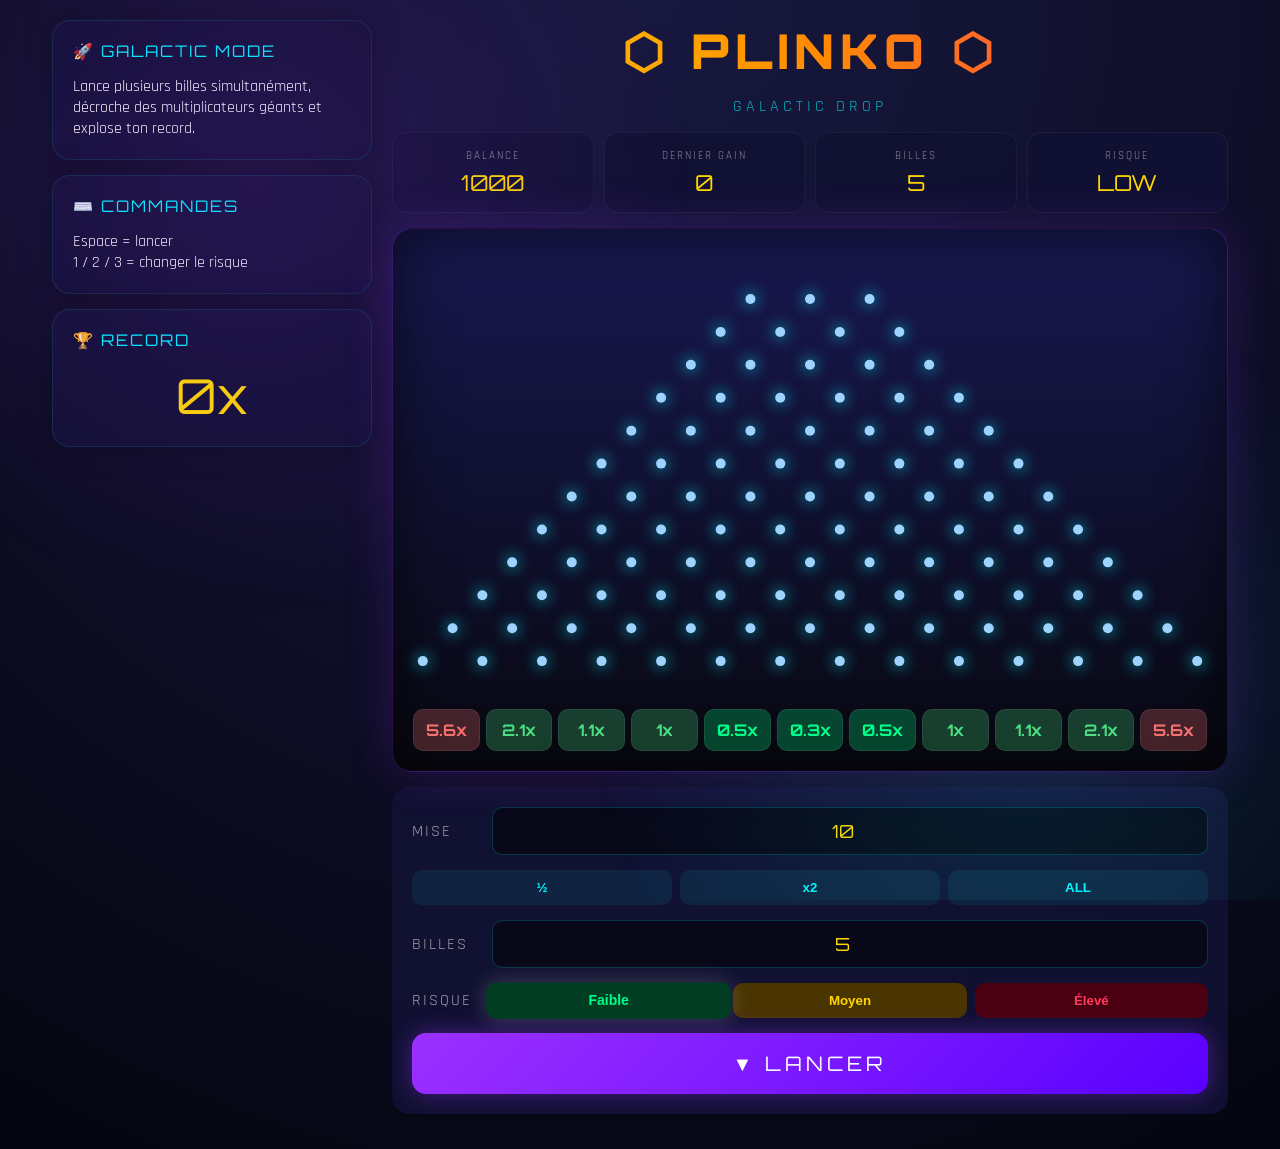
<file: app/game1.html>
<!DOCTYPE html>
<html lang="fr">
<head>
<meta charset="UTF-8">
<meta name="viewport" content="width=device-width, initial-scale=1.0">
<title>GALACTIC PLINKO PRO V2</title>

<link href="https://fonts.googleapis.com/css2?family=Orbitron:wght@400;700;900&family=Rajdhani:wght@400;600;700&display=swap" rel="stylesheet">

<style>

:root{
  --gold:#FFD700;
  --cyan:#00F5FF;
  --purple:#9B30FF;
  --dark:#050510;
  --panel:#111133;
  --green:#00FF88;
  --red:#FF3A5C;
}

*{
  margin:0;
  padding:0;
  box-sizing:border-box;
}

body{
  background:
  radial-gradient(circle at top,#181840,#050510);
  font-family:'Rajdhani',sans-serif;
  color:white;
  min-height:100vh;
  overflow-x:hidden;
}

body::before{
  content:'';
  position:fixed;
  inset:0;
  background:
  radial-gradient(circle at 20% 20%,rgba(155,48,255,.15),transparent 35%),
  radial-gradient(circle at 80% 80%,rgba(0,245,255,.1),transparent 35%);
  pointer-events:none;
}

#app{
  width:min(1500px,95vw);
  margin:auto;
  padding:20px;
  display:grid;
  grid-template-columns:320px 1fr;
  gap:20px;
}

.side-panel{
  display:flex;
  flex-direction:column;
  gap:15px;
}

.panel{
  background:rgba(17,17,51,.95);
  border:1px solid rgba(0,245,255,.12);
  border-radius:18px;
  padding:20px;
  box-shadow:0 0 30px rgba(0,0,0,.35);
}

.panel-title{
  color:var(--cyan);
  font-family:'Orbitron';
  letter-spacing:2px;
  margin-bottom:15px;
}

.main{
  display:flex;
  flex-direction:column;
  gap:15px;
}

.logo{
  text-align:center;
  font-family:'Orbitron';
  font-size:48px;
  font-weight:900;
  letter-spacing:6px;
  background:linear-gradient(90deg,#FFD700,#FF8C00,#FF3A5C);
  -webkit-background-clip:text;
  -webkit-text-fill-color:transparent;
}

.tagline{
  text-align:center;
  color:var(--cyan);
  letter-spacing:4px;
  opacity:.7;
}

.stats{
  display:grid;
  grid-template-columns:repeat(4,1fr);
  gap:10px;
}

.stat{
  background:rgba(17,17,51,.95);
  border-radius:14px;
  padding:16px;
  text-align:center;
  border:1px solid rgba(255,255,255,.05);
}

.stat-label{
  font-size:11px;
  letter-spacing:2px;
  opacity:.5;
  text-transform:uppercase;
}

.stat-value{
  margin-top:6px;
  font-size:22px;
  font-family:'Orbitron';
  color:var(--gold);
}

.canvas-wrap{
  position:relative;
  border-radius:20px;
  overflow:hidden;
  background:linear-gradient(180deg,#181850,#080810);
  border:1px solid rgba(155,48,255,.2);
  box-shadow:
  0 0 50px rgba(155,48,255,.2),
  inset 0 0 60px rgba(0,0,0,.6);
}

canvas{
  display:block;
  width:100%;
}

.controls{
  background:rgba(17,17,51,.95);
  border-radius:18px;
  padding:20px;
  display:flex;
  flex-direction:column;
  gap:15px;
}

.row{
  display:flex;
  gap:10px;
  align-items:center;
}

.label{
  min-width:70px;
  text-transform:uppercase;
  letter-spacing:2px;
  opacity:.6;
}

input{
  flex:1;
  background:#080818;
  border:1px solid rgba(0,245,255,.2);
  border-radius:10px;
  color:var(--gold);
  padding:12px;
  font-size:18px;
  font-family:'Orbitron';
  text-align:center;
}

.quick{
  display:flex;
  gap:8px;
}

.quick button,
.risk button{
  flex:1;
  border:none;
  border-radius:10px;
  padding:10px;
  cursor:pointer;
  font-weight:bold;
  transition:.2s;
}

.quick button{
  background:rgba(0,245,255,.08);
  color:var(--cyan);
}

.quick button:hover{
  transform:translateY(-2px);
}

.risk{
  display:flex;
  gap:8px;
  flex:1;
}

.low{background:#003d22;color:#00FF88;}
.med{background:#4a3400;color:#FFD700;}
.high{background:#4a0010;color:#FF3A5C;}

.active{
  transform:scale(1.05);
  box-shadow:0 0 20px rgba(255,255,255,.2);
}

.launch{
  border:none;
  border-radius:14px;
  padding:18px;
  background:linear-gradient(135deg,#9B30FF,#5a00ff);
  color:white;
  font-family:'Orbitron';
  font-size:20px;
  letter-spacing:4px;
  cursor:pointer;
  box-shadow:0 0 25px rgba(155,48,255,.4);
  transition:.2s;
}

.launch:hover{
  transform:translateY(-3px);
}

.history{
  display:flex;
  gap:8px;
  overflow:auto;
}

.hist{
  padding:8px 12px;
  border-radius:8px;
  font-family:'Orbitron';
  flex-shrink:0;
}

.win{
  background:rgba(0,255,136,.15);
  color:var(--green);
}

.loss{
  background:rgba(255,58,92,.15);
  color:var(--red);
}

.result-screen{
  position:absolute;
  inset:0;
  display:flex;
  align-items:center;
  justify-content:center;
  flex-direction:column;
  background:rgba(0,0,0,.6);
  backdrop-filter:blur(8px);
  z-index:20;
  opacity:0;
  pointer-events:none;
  transition:.3s;
}

.result-screen.show{
  opacity:1;
}

.result-title{
  font-family:'Orbitron';
  font-size:52px;
  color:var(--gold);
  text-shadow:0 0 20px var(--gold);
}

.result-amount{
  margin-top:10px;
  font-size:34px;
  color:var(--green);
  font-family:'Orbitron';
}

.multipliers{
  position:absolute;
  bottom:20px;
  left:0;
  width:100%;
  display:flex;
  justify-content:center;
  gap:6px;
  z-index:5;
}

.mult{
  width:8%;
  min-width:50px;
  text-align:center;
  padding:10px 0;
  border-radius:10px;
  font-family:'Orbitron';
  font-weight:bold;
  border:1px solid rgba(255,255,255,.08);
  backdrop-filter:blur(6px);
}

.m0{background:#00FF8840;color:#00FF88;}
.m1{background:#4ade8040;color:#4ade80;}
.m2{background:#fde68a40;color:#fde68a;}
.m3{background:#f8717140;color:#f87171;}
.m4{background:#dc262640;color:#ff4444;}

@media(max-width:900px){

  #app{
    grid-template-columns:1fr;
    padding:12px;
  }

  .stats{
    grid-template-columns:repeat(2,1fr);
  }

  .logo{
    font-size:34px;
  }

  .result-title{
    font-size:36px;
  }

}

</style>
</head>
<body>

<div id="app">

<div class="side-panel">

<div class="panel">
<div class="panel-title">🚀 GALACTIC MODE</div>
<div>
Lance plusieurs billes simultanément, décroche des multiplicateurs géants et explose ton record.
</div>
</div>

<div class="panel">
<div class="panel-title">⌨️ COMMANDES</div>
<div>Espace = lancer</div>
<div>1 / 2 / 3 = changer le risque</div>
</div>

<div class="panel">
<div class="panel-title">🏆 RECORD</div>
<div id="bestMulti" style="font-size:48px;text-align:center;font-family:Orbitron;color:#FFD700;">0x</div>
</div>

</div>

<div class="main">

<div class="logo">⬡ PLINKO ⬡</div>
<div class="tagline">GALACTIC DROP</div>

<div class="stats">

<div class="stat">
<div class="stat-label">Balance</div>
<div class="stat-value" id="balance">1000</div>
</div>

<div class="stat">
<div class="stat-label">Dernier gain</div>
<div class="stat-value" id="lastWin">0</div>
</div>

<div class="stat">
<div class="stat-label">Billes</div>
<div class="stat-value" id="ballCount">5</div>
</div>

<div class="stat">
<div class="stat-label">Risque</div>
<div class="stat-value" id="riskLabel">LOW</div>
</div>

</div>

<div class="canvas-wrap">

<canvas id="game"></canvas>

<div class="multipliers" id="multipliers"></div>

<div class="result-screen" id="resultScreen">
<div class="result-title" id="resultTitle">VICTOIRE</div>
<div class="result-amount" id="resultAmount">+500</div>
</div>

</div>

<div class="controls">

<div class="row">
<div class="label">Mise</div>
<input type="number" id="bet" value="10">
</div>

<div class="quick">
<button onclick="quick(.5)">½</button>
<button onclick="quick(2)">x2</button>
<button onclick="allIn()">ALL</button>
</div>

<div class="row">
<div class="label">Billes</div>
<input type="number" id="multiBalls" value="5" min="1" max="50">
</div>

<div class="row">
<div class="label">Risque</div>
<div class="risk">
<button class="low active" onclick="setRisk('low',this)">Faible</button>
<button class="med" onclick="setRisk('med',this)">Moyen</button>
<button class="high" onclick="setRisk('high',this)">Élevé</button>
</div>
</div>

<button class="launch" onclick="launchMulti()">▼ LANCER</button>

</div>

<div class="history" id="history"></div>

</div>

</div>

<script>

const canvas = document.getElementById('game');
const ctx = canvas.getContext('2d');

let W,H;

function resize(){

  W = canvas.parentElement.clientWidth;

  H = window.innerWidth > 900
  ? W * .65
  : W * 1.1;

  canvas.width = W;
  canvas.height = H;

  buildBoard();

}

window.addEventListener('resize',resize);

const rows = 12;
const ballRadius = 7;
const pegRadius = 5;

let pegs = [];
let balls = [];
let history = [];

let balance = 1000;
let risk = 'low';
let bestMultiplier = 0;

const MULTS = {
  low:[5.6,2.1,1.1,1,.5,.3,.5,1,1.1,2.1,5.6],
  med:[13,3,1.3,.7,.4,.2,.4,.7,1.3,3,13],
  high:[29,4,1.5,.3,.2,.1,.2,.3,1.5,4,29]
};

function buildBoard(){

  pegs = [];

  const top = 70;
  const gapY = (H-180)/(rows-1);

  for(let r=0;r<rows;r++){

    const cols = r+3;

    const totalWidth = (cols-1)*(W/(rows+2));

    const startX = (W-totalWidth)/2;

    for(let c=0;c<cols;c++){

      pegs.push({
        x:startX+c*(W/(rows+2)),
        y:top+r*gapY
      });

    }

  }

  drawMultipliers();

}

function drawMultipliers(){

  const container = document.getElementById('multipliers');

  const arr = MULTS[risk];

  container.innerHTML = arr.map(m=>{

    let cls='m2';

    if(m>=10) cls='m4';
    else if(m>=3) cls='m3';
    else if(m>=1) cls='m1';
    else cls='m0';

    return `<div class="mult ${cls}">${m}x</div>`;

  }).join('');

}

function draw(){

  ctx.clearRect(0,0,W,H);

  pegs.forEach(p=>{

    ctx.beginPath();
    ctx.arc(p.x,p.y,pegRadius,0,Math.PI*2);

    ctx.fillStyle='#9fd3ff';
    ctx.shadowBlur=15;
    ctx.shadowColor='#00F5FF';

    ctx.fill();

  });

  balls.forEach(b=>{

    ctx.beginPath();
    ctx.arc(b.x,b.y,ballRadius,0,Math.PI*2);

    const g = ctx.createRadialGradient(
      b.x-2,
      b.y-2,
      1,
      b.x,
      b.y,
      ballRadius
    );

    g.addColorStop(0,'white');
    g.addColorStop(.4,'#FFD700');
    g.addColorStop(1,'#FF8C00');

    ctx.fillStyle = g;

    ctx.shadowBlur = 25;
    ctx.shadowColor = '#FFD700';

    ctx.fill();

  });

}

function update(){

  balls.forEach(ball=>{

    ball.vy += .35;

    ball.x += ball.vx;
    ball.y += ball.vy;

    pegs.forEach(p=>{

      const dx = ball.x-p.x;
      const dy = ball.y-p.y;

      const dist = Math.sqrt(dx*dx+dy*dy);

      if(dist < ballRadius+pegRadius){

        playPeg();

        ball.vx += (Math.random()-.5)*2.2;
        ball.vy *= -.7;

      }

    });

    if(ball.y > H-100 && !ball.done){

      ball.done = true;

      const slots = MULTS[risk];

      const index = Math.max(
        0,
        Math.min(
          slots.length-1,
          Math.floor((ball.x/W)*slots.length)
        )
      );

      const mult = slots[index];

      const gain = Math.floor(ball.bet*mult);

      ball.result = gain;
      ball.mult = mult;

      balance += gain;

      document.getElementById('balance').textContent = balance;

      document.getElementById('lastWin').textContent = gain-ball.bet;

      if(mult > bestMultiplier){

        bestMultiplier = mult;

        document.getElementById('bestMulti').textContent = mult+'x';

      }

      addHistory(mult);

      playLand(mult);

    }

  });

  const alive = balls.filter(b=>!b.done);

  if(balls.length > 0 && alive.length === 0){

    showResults();

    balls=[];

  }

}

function loop(){

  update();
  draw();

  requestAnimationFrame(loop);

}

function launchMulti(){

  initAudio();

  const bet = parseInt(document.getElementById('bet').value);
  const count = parseInt(document.getElementById('multiBalls').value);

  if(bet <= 0) return;

  const total = bet*count;

  if(total > balance) return;

  balance -= total;

  document.getElementById('balance').textContent = balance;

  document.getElementById('ballCount').textContent = count;

  playDrop();

  for(let i=0;i<count;i++){

    setTimeout(()=>{

      balls.push({
        x:W/2+(Math.random()-.5)*50,
        y:20,
        vx:(Math.random()-.5)*2,
        vy:0,
        bet,
        done:false
      });

    },i*120);

  }

}

function showResults(){

  const screen = document.getElementById('resultScreen');

  const total = balls.reduce((a,b)=>a+b.result,0);

  const spent = balls.reduce((a,b)=>a+b.bet,0);

  const net = total-spent;

  document.getElementById('resultTitle').textContent =
  net >= 0 ? 'VICTOIRE' : 'PERDU';

  document.getElementById('resultAmount').textContent =
  (net >= 0 ? '+' : '') + net;

  document.getElementById('resultAmount').style.color =
  net >= 0 ? '#00FF88' : '#FF3A5C';

  screen.classList.add('show');

  setTimeout(()=>{
    screen.classList.remove('show');
  },2000);

}

function setRisk(r,btn){

  risk = r;

  document.querySelectorAll('.risk button')
  .forEach(b=>b.classList.remove('active'));

  btn.classList.add('active');

  document.getElementById('riskLabel').textContent = r.toUpperCase();

  drawMultipliers();

}

function quick(v){

  const el = document.getElementById('bet');

  el.value = Math.max(1,Math.floor(el.value*v));

}

function allIn(){

  const count = parseInt(document.getElementById('multiBalls').value);

  document.getElementById('bet').value = Math.floor(balance/count);

}

function addHistory(mult){

  history.unshift(mult);

  if(history.length > 20) history.pop();

  document.getElementById('history').innerHTML =
  history.map(h=>`
    <div class="hist ${h>=1?'win':'loss'}">
      ${h}x
    </div>
  `).join('');

}

resize();
loop();

// AUDIO

let audioCtx;

function initAudio(){

  if(!audioCtx){
    audioCtx = new(window.AudioContext||window.webkitAudioContext)();
  }

}

function sound(freq,time,type='sine',vol=.08){

  if(!audioCtx) return;

  const osc = audioCtx.createOscillator();
  const gain = audioCtx.createGain();

  osc.type = type;
  osc.frequency.value = freq;

  osc.connect(gain);
  gain.connect(audioCtx.destination);

  gain.gain.value = vol;

  gain.gain.exponentialRampToValueAtTime(
    .001,
    audioCtx.currentTime+time
  );

  osc.start();
  osc.stop(audioCtx.currentTime+time);

}

function playDrop(){
  sound(300,.15,'sine',.1);
}

function playPeg(){
  sound(900+Math.random()*300,.04,'triangle',.03);
}

function playLand(mult){

  if(mult >= 10){

    sound(523,.2,'square',.15);
    setTimeout(()=>sound(784,.2,'square',.12),100);
    setTimeout(()=>sound(1047,.3,'square',.15),200);

  }
  else if(mult >= 3){

    sound(500,.15,'triangle',.1);
    setTimeout(()=>sound(700,.15,'triangle',.08),80);

  }
  else{

    sound(320,.08,'sine',.05);

  }

}

// KEYBOARD

document.addEventListener('keydown',e=>{

  if(e.code === 'Space'){
    e.preventDefault();
    launchMulti();
  }

  if(e.key === '1') document.querySelector('.low').click();
  if(e.key === '2') document.querySelector('.med').click();
  if(e.key === '3') document.querySelector('.high').click();

});

</script>
</body>
</html>
</file>
